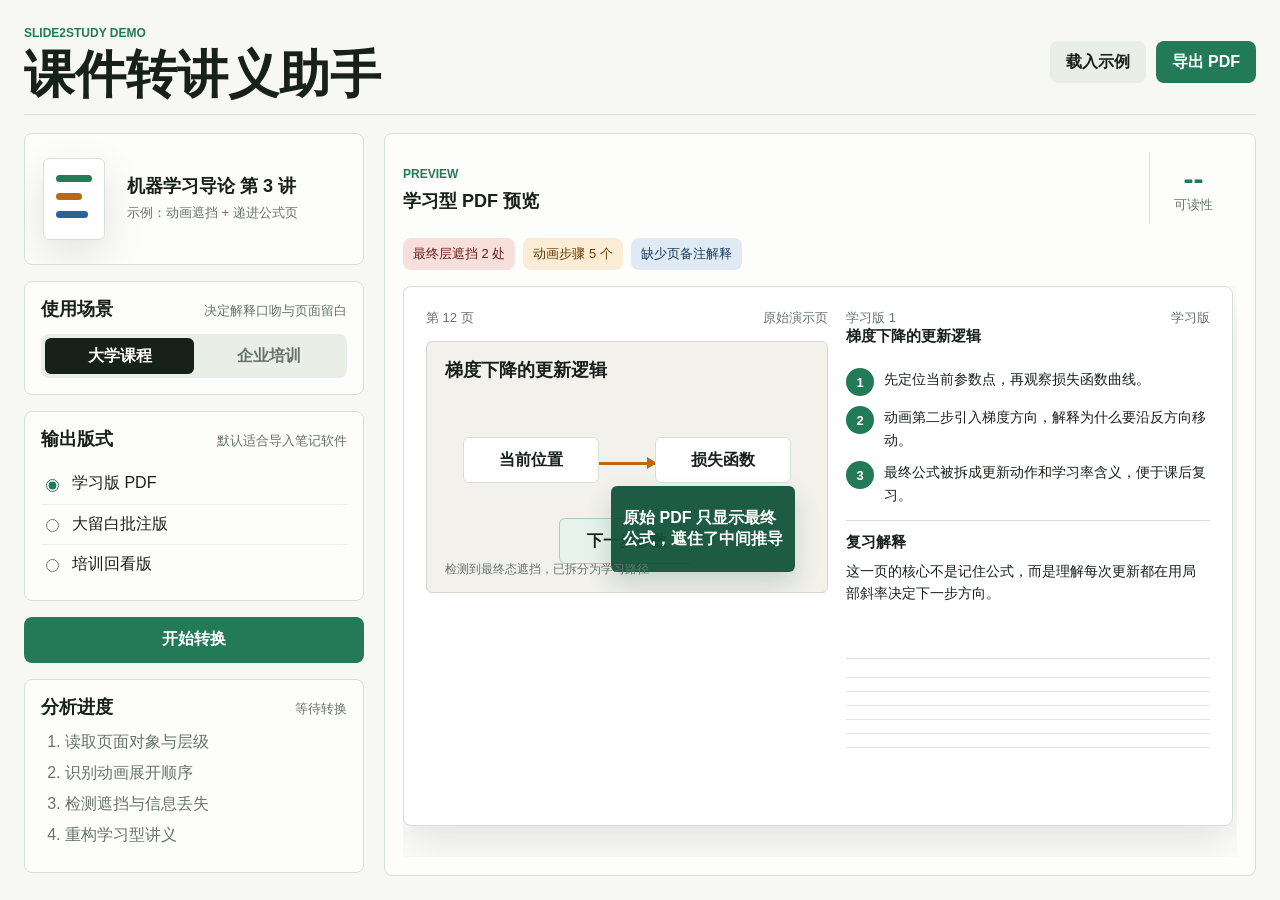
<file: demo/index.html>
<!doctype html>
<html lang="zh-CN">
  <head>
    <meta charset="UTF-8" />
    <meta name="viewport" content="width=device-width, initial-scale=1.0" />
    <title>课件转讲义助手 Demo</title>
    <link rel="stylesheet" href="./styles.css" />
  </head>
  <body>
    <main class="app-shell">
      <section class="workspace" aria-label="课件转讲义工作台">
        <header class="topbar">
          <div>
            <p class="eyebrow">Slide2Study Demo</p>
            <h1>课件转讲义助手</h1>
          </div>
          <div class="top-actions">
            <button class="ghost-button" id="loadSampleButton" type="button">载入示例</button>
            <button class="primary-button" id="printButton" type="button">导出 PDF</button>
          </div>
        </header>

        <div class="main-grid">
          <aside class="control-panel" aria-label="输入与分析控制">
            <section class="upload-zone" id="uploadZone">
              <input
                id="fileInput"
                type="file"
                accept=".ppt,.pptx"
                aria-label="上传 PPT 文件"
              />
              <div class="upload-visual" aria-hidden="true">
                <span></span>
                <span></span>
                <span></span>
              </div>
              <div>
                <h2 id="fileTitle">上传 PPT</h2>
                <p id="fileMeta">支持课程课件与培训材料</p>
              </div>
            </section>

            <section class="option-block" aria-label="场景选择">
              <div class="section-heading">
                <h2>使用场景</h2>
                <p>决定解释口吻与页面留白</p>
              </div>
              <div class="segmented" role="tablist" aria-label="场景">
                <button class="segment active" data-scenario="course" type="button">大学课程</button>
                <button class="segment" data-scenario="training" type="button">企业培训</button>
              </div>
            </section>

            <section class="option-block" aria-label="输出样式">
              <div class="section-heading">
                <h2>输出版式</h2>
                <p>默认适合导入笔记软件</p>
              </div>
              <label class="radio-row">
                <input type="radio" name="layoutMode" value="study" checked />
                <span>学习版 PDF</span>
              </label>
              <label class="radio-row">
                <input type="radio" name="layoutMode" value="notes" />
                <span>大留白批注版</span>
              </label>
              <label class="radio-row">
                <input type="radio" name="layoutMode" value="brief" />
                <span>培训回看版</span>
              </label>
            </section>

            <button class="wide-button" id="analyzeButton" type="button">开始转换</button>

            <section class="analysis-log" aria-live="polite">
              <div class="section-heading">
                <h2>分析进度</h2>
                <p id="statusText">等待课件</p>
              </div>
              <ol id="stepsList">
                <li data-step="0">读取页面对象与层级</li>
                <li data-step="1">识别动画展开顺序</li>
                <li data-step="2">检测遮挡与信息丢失</li>
                <li data-step="3">重构学习型讲义</li>
              </ol>
            </section>
          </aside>

          <section class="preview-panel" aria-label="学习型 PDF 预览">
            <div class="preview-header">
              <div>
                <p class="eyebrow">Preview</p>
                <h2 id="previewTitle">学习型 PDF 预览</h2>
              </div>
              <div class="score-box">
                <span id="readabilityScore">--</span>
                <small>可读性</small>
              </div>
            </div>

            <div class="issue-strip" id="issueStrip" aria-label="检测问题"></div>

            <div class="pdf-pages" id="pdfPages"></div>
          </section>
        </div>
      </section>
    </main>

    <script src="./app.js"></script>
  </body>
</html>
</file>
<file: demo/styles.css>
:root {
  --ink: #17201b;
  --muted: #66746d;
  --line: #d8dfda;
  --surface: #f7f8f4;
  --paper: #ffffff;
  --accent: #237a57;
  --accent-strong: #12523a;
  --amber: #b86b12;
  --red: #b13b32;
  --blue: #28649a;
  --shadow: 0 16px 42px rgba(37, 48, 42, 0.12);
}

* {
  box-sizing: border-box;
}

body {
  margin: 0;
  color: var(--ink);
  background: var(--surface);
  font-family:
    Inter, "Segoe UI", "PingFang SC", "Microsoft YaHei", Arial, sans-serif;
  letter-spacing: 0;
}

button,
input {
  font: inherit;
}

button {
  border: 0;
  cursor: pointer;
}

.app-shell {
  min-height: 100svh;
  padding: 24px;
}

.workspace {
  min-height: calc(100svh - 48px);
  display: flex;
  flex-direction: column;
  gap: 18px;
}

.topbar,
.preview-header,
.section-heading,
.top-actions,
.main-grid,
.score-box,
.issue-strip {
  display: flex;
}

.topbar {
  align-items: center;
  justify-content: space-between;
  gap: 18px;
  padding-bottom: 14px;
  border-bottom: 1px solid var(--line);
}

.eyebrow {
  margin: 0 0 6px;
  color: var(--accent);
  font-size: 12px;
  font-weight: 700;
  text-transform: uppercase;
}

h1,
h2,
h3,
p {
  margin-top: 0;
}

h1 {
  margin-bottom: 0;
  font-size: clamp(30px, 4vw, 52px);
  line-height: 1;
}

h2 {
  margin-bottom: 0;
  font-size: 18px;
  line-height: 1.25;
}

h3 {
  margin-bottom: 8px;
  font-size: 15px;
}

p {
  color: var(--muted);
  line-height: 1.6;
}

.top-actions {
  align-items: center;
  gap: 10px;
}

.primary-button,
.ghost-button,
.wide-button {
  min-height: 42px;
  border-radius: 8px;
  padding: 0 16px;
  font-weight: 700;
  transition:
    transform 160ms ease,
    background 160ms ease,
    color 160ms ease;
}

.primary-button,
.wide-button {
  color: #fff;
  background: var(--accent);
}

.ghost-button {
  color: var(--ink);
  background: #e9eee7;
}

.primary-button:hover,
.wide-button:hover,
.ghost-button:hover {
  transform: translateY(-1px);
}

.primary-button:hover,
.wide-button:hover {
  background: var(--accent-strong);
}

.main-grid {
  flex: 1;
  min-height: 0;
  gap: 20px;
  align-items: stretch;
}

.control-panel {
  width: 340px;
  display: flex;
  flex-direction: column;
  gap: 16px;
  flex: 0 0 340px;
}

.upload-zone,
.option-block,
.analysis-log,
.preview-panel {
  border: 1px solid var(--line);
  border-radius: 8px;
  background: rgba(255, 255, 255, 0.72);
}

.upload-zone {
  position: relative;
  display: grid;
  grid-template-columns: 68px 1fr;
  gap: 16px;
  align-items: center;
  min-height: 132px;
  padding: 18px;
  overflow: hidden;
}

.upload-zone.dragging {
  border-color: var(--accent);
  background: #eef6ef;
}

.upload-zone input {
  position: absolute;
  inset: 0;
  opacity: 0;
  cursor: pointer;
}

.upload-visual {
  width: 62px;
  height: 82px;
  position: relative;
  border-radius: 6px;
  background: var(--paper);
  border: 1px solid var(--line);
  box-shadow: var(--shadow);
}

.upload-visual span {
  position: absolute;
  left: 12px;
  right: 12px;
  height: 7px;
  border-radius: 5px;
  background: var(--accent);
}

.upload-visual span:nth-child(1) {
  top: 16px;
}

.upload-visual span:nth-child(2) {
  top: 34px;
  right: 22px;
  background: var(--amber);
}

.upload-visual span:nth-child(3) {
  top: 52px;
  right: 16px;
  background: var(--blue);
}

.upload-zone h2 {
  margin-bottom: 6px;
}

.upload-zone p,
.section-heading p {
  margin-bottom: 0;
  font-size: 13px;
}

.option-block,
.analysis-log {
  padding: 16px;
}

.section-heading {
  justify-content: space-between;
  align-items: baseline;
  gap: 14px;
  margin-bottom: 12px;
}

.segmented {
  display: grid;
  grid-template-columns: repeat(2, 1fr);
  padding: 4px;
  border-radius: 8px;
  background: #e9eee7;
}

.segment {
  height: 36px;
  border-radius: 6px;
  color: var(--muted);
  background: transparent;
  font-weight: 700;
}

.segment.active {
  color: #fff;
  background: var(--ink);
}

.radio-row {
  min-height: 40px;
  display: flex;
  align-items: center;
  gap: 10px;
  border-top: 1px solid #edf1ee;
  color: var(--ink);
}

.radio-row:first-of-type {
  border-top: 0;
}

.radio-row input {
  accent-color: var(--accent);
}

.wide-button {
  width: 100%;
  height: 46px;
}

.analysis-log ol {
  margin: 0;
  padding-left: 24px;
}

.analysis-log li {
  margin: 10px 0;
  color: var(--muted);
}

.analysis-log li.done {
  color: var(--accent-strong);
  font-weight: 700;
}

.analysis-log li.active {
  color: var(--ink);
  font-weight: 700;
}

.preview-panel {
  min-width: 0;
  flex: 1;
  display: flex;
  flex-direction: column;
  padding: 18px;
  overflow: hidden;
}

.preview-header {
  align-items: center;
  justify-content: space-between;
  gap: 16px;
  margin-bottom: 14px;
}

.score-box {
  width: 88px;
  height: 72px;
  flex-direction: column;
  align-items: center;
  justify-content: center;
  border-left: 1px solid var(--line);
}

.score-box span {
  font-size: 30px;
  font-weight: 800;
  color: var(--accent);
}

.score-box small {
  color: var(--muted);
}

.issue-strip {
  flex-wrap: wrap;
  gap: 8px;
  margin-bottom: 16px;
}

.issue-pill {
  display: inline-flex;
  align-items: center;
  min-height: 32px;
  padding: 0 10px;
  border-radius: 8px;
  color: var(--ink);
  background: #edf1ee;
  font-size: 13px;
}

.issue-pill.warning {
  color: #693b00;
  background: #fbecd5;
}

.issue-pill.danger {
  color: #6a1d16;
  background: #f7dfdc;
}

.issue-pill.info {
  color: #173d60;
  background: #dfeaf4;
}

.pdf-pages {
  flex: 1;
  overflow: auto;
  display: grid;
  gap: 18px;
  align-content: start;
  padding-right: 4px;
}

.pdf-page {
  width: min(100%, 980px);
  min-height: 540px;
  display: grid;
  grid-template-columns: minmax(260px, 1.05fr) minmax(260px, 0.95fr);
  gap: 18px;
  padding: 22px;
  background: var(--paper);
  border: 1px solid var(--line);
  border-radius: 8px;
  box-shadow: var(--shadow);
  animation: pageIn 260ms ease;
}

.original-slide {
  display: flex;
  flex-direction: column;
  gap: 14px;
}

.slide-canvas {
  aspect-ratio: 16 / 10;
  position: relative;
  overflow: hidden;
  border-radius: 6px;
  background: #f2f1ec;
  border: 1px solid #d9d5cb;
}

.slide-title {
  position: absolute;
  left: 18px;
  top: 16px;
  font-size: 18px;
  font-weight: 800;
}

.concept-node,
.cover-layer,
.arrow-line,
.small-note {
  position: absolute;
}

.concept-node {
  width: 34%;
  min-height: 46px;
  display: flex;
  align-items: center;
  justify-content: center;
  padding: 8px;
  border: 1px solid var(--line);
  border-radius: 6px;
  background: #fff;
  font-weight: 700;
  text-align: center;
}

.node-a {
  left: 9%;
  top: 38%;
}

.node-b {
  right: 9%;
  top: 38%;
}

.node-c {
  left: 33%;
  bottom: 11%;
  background: #e7f2ec;
  border-color: #a9cdbb;
}

.cover-layer {
  right: 8%;
  bottom: 8%;
  width: 46%;
  min-height: 86px;
  display: flex;
  align-items: center;
  padding: 12px;
  border-radius: 6px;
  color: #fff;
  background: rgba(18, 82, 58, 0.94);
  font-weight: 800;
  box-shadow: 0 12px 24px rgba(18, 82, 58, 0.18);
}

.arrow-line {
  left: 43%;
  top: 48%;
  width: 14%;
  height: 3px;
  background: var(--amber);
}

.arrow-line::after {
  content: "";
  position: absolute;
  right: -2px;
  top: -5px;
  border-left: 10px solid var(--amber);
  border-top: 6px solid transparent;
  border-bottom: 6px solid transparent;
}

.small-note {
  left: 18px;
  bottom: 14px;
  color: var(--muted);
  font-size: 12px;
}

.page-meta {
  display: flex;
  justify-content: space-between;
  gap: 12px;
  color: var(--muted);
  font-size: 13px;
}

.learning-layout {
  display: grid;
  grid-template-rows: auto auto 1fr;
  gap: 14px;
}

.timeline {
  display: grid;
  gap: 10px;
}

.timeline-step {
  display: grid;
  grid-template-columns: 28px 1fr;
  gap: 10px;
  align-items: start;
}

.timeline-step span {
  width: 28px;
  height: 28px;
  display: grid;
  place-items: center;
  border-radius: 50%;
  color: #fff;
  background: var(--accent);
  font-size: 13px;
  font-weight: 800;
}

.timeline-step p {
  margin-bottom: 0;
  color: var(--ink);
  font-size: 14px;
}

.explain-box {
  border-top: 1px solid var(--line);
  border-bottom: 1px solid var(--line);
  padding: 12px 0;
}

.explain-box p {
  margin-bottom: 0;
  color: var(--ink);
  font-size: 14px;
}

.notes-area {
  min-height: 130px;
  display: grid;
  align-content: start;
  gap: 13px;
  padding-top: 4px;
}

.note-line {
  height: 1px;
  background: #e2e7e3;
}

.compact .pdf-page {
  grid-template-columns: 1fr;
}

.compact .notes-area {
  min-height: 80px;
}

@keyframes pageIn {
  from {
    transform: translateY(10px);
  }
  to {
    transform: translateY(0);
  }
}

@media (max-width: 980px) {
  .app-shell {
    padding: 14px;
  }

  .workspace {
    min-height: calc(100svh - 28px);
  }

  .topbar,
  .main-grid {
    flex-direction: column;
  }

  .topbar {
    align-items: stretch;
  }

  .top-actions {
    display: grid;
    grid-template-columns: 1fr 1fr;
  }

  .control-panel {
    width: 100%;
    flex-basis: auto;
  }

  .pdf-page {
    grid-template-columns: 1fr;
    min-height: auto;
  }
}

@media (max-width: 560px) {
  .top-actions {
    grid-template-columns: 1fr;
  }

  .upload-zone {
    grid-template-columns: 1fr;
  }

  .section-heading,
  .preview-header {
    align-items: flex-start;
    flex-direction: column;
  }

  .score-box {
    width: 100%;
    height: 58px;
    border-left: 0;
    border-top: 1px solid var(--line);
  }
}

@media print {
  body {
    background: #fff;
  }

  .topbar,
  .control-panel,
  .issue-strip,
  .preview-header {
    display: none;
  }

  .app-shell,
  .workspace,
  .preview-panel {
    min-height: 0;
    padding: 0;
  }

  .main-grid,
  .preview-panel,
  .pdf-pages {
    display: block;
    overflow: visible;
  }

  .preview-panel,
  .pdf-page {
    border: 0;
    box-shadow: none;
  }

  .pdf-page {
    width: 100%;
    min-height: 94vh;
    margin: 0 0 12mm;
    page-break-after: always;
    border-radius: 0;
  }
}
</file>
